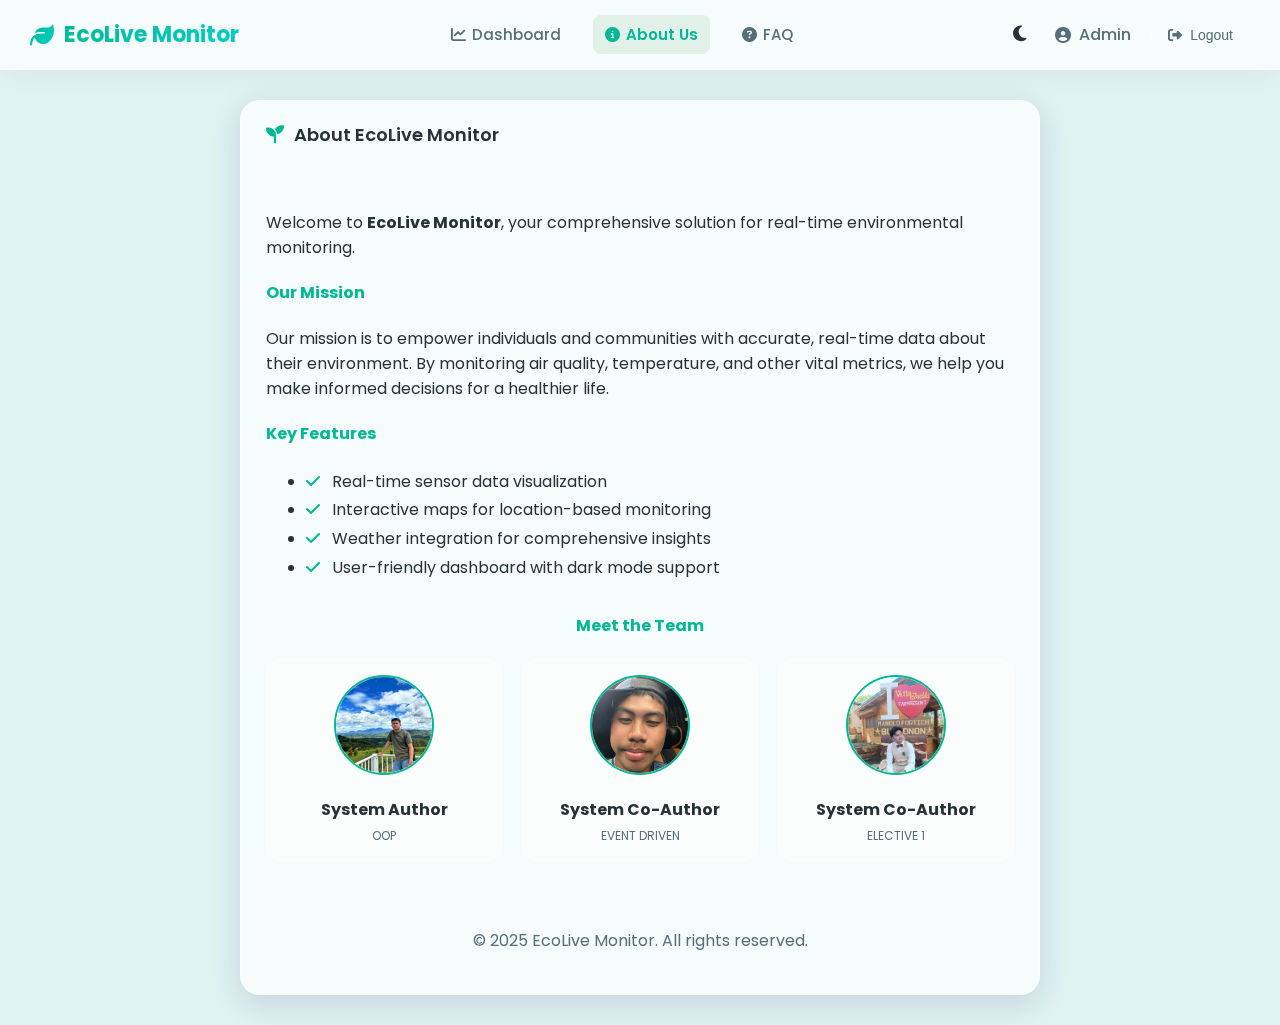
<file: about.html>
<!DOCTYPE html>
<html lang="en">
<head>
  <meta charset="utf-8" />
  <meta name="viewport" content="width=device-width,initial-scale=1" />
  <title>EcoLive Monitor - About Us</title>
  
  
  <link rel="preconnect" href="https://fonts.googleapis.com">
  <link rel="preconnect" href="https://fonts.gstatic.com" crossorigin>
  <link href="https://fonts.googleapis.com/css2?family=Poppins:wght@300;400;500;600;700&display=swap" rel="stylesheet">
  
 
  <link rel="stylesheet" href="https://cdnjs.cloudflare.com/ajax/libs/font-awesome/6.4.0/css/all.min.css">
  
  <link rel="stylesheet" href="style.css" />
</head>
<body class="dashboard-page">
  <header>
    <div class="logo-area">
      <i class="fa-solid fa-leaf"></i>
      <h1>EcoLive Monitor</h1>
    </div>
    
    <nav class="main-nav">
      <a href="dashboard.html" class="nav-link"><i class="fa-solid fa-chart-line"></i> Dashboard</a>
      <a href="about.html" class="nav-link active"><i class="fa-solid fa-circle-info"></i> About Us</a>
      <a href="faq.html" class="nav-link"><i class="fa-solid fa-circle-question"></i> FAQ</a>
    </nav>

    <div class="header-right">
      <button id="themeToggle" class="theme-btn" title="Toggle Dark Mode">
        <i class="fa-solid fa-moon"></i>
      </button>
      <div class="user-profile">
        <i class="fa-solid fa-circle-user"></i>
        <span>Admin</span>
      </div>
      <button id="logoutBtn" class="logout-btn"><i class="fa-solid fa-right-from-bracket"></i> Logout</button>
    </div>
  </header>

  <main class="container">
    <div class="card" style="width: 100%; max-width: 800px; margin: 0 auto;">
      <div class="card-header">
        <h3><i class="fa-solid fa-seedling"></i> About EcoLive Monitor</h3>
      </div>
      <div class="card-body">
        <p>Welcome to <strong>EcoLive Monitor</strong>, your comprehensive solution for real-time environmental monitoring.</p>
        
        <h4 style="margin-top: 20px; color: var(--accent);">Our Mission</h4>
        <p>Our mission is to empower individuals and communities with accurate, real-time data about their environment. By monitoring air quality, temperature, and other vital metrics, we help you make informed decisions for a healthier life.</p>
        
        <h4 style="margin-top: 20px; color: var(--accent);">Key Features</h4>
        <ul style="line-height: 1.8;">
          <li><i class="fa-solid fa-check" style="color: var(--accent); margin-right: 8px;"></i> Real-time sensor data visualization</li>
          <li><i class="fa-solid fa-check" style="color: var(--accent); margin-right: 8px;"></i> Interactive maps for location-based monitoring</li>
          <li><i class="fa-solid fa-check" style="color: var(--accent); margin-right: 8px;"></i> Weather integration for comprehensive insights</li>
          <li><i class="fa-solid fa-check" style="color: var(--accent); margin-right: 8px;"></i> User-friendly dashboard with dark mode support</li>
        </ul>
        
        <h4 style="margin-top: 30px; color: var(--accent); text-align: center;">Meet the Team</h4>
        <div class="team-grid">
          <div class="team-card">
            <img src="author1.jpg" alt="Author 1">
            <h5>System Author</h5>
            <p>OOP</p>
          </div>
          <div class="team-card">
            <img src="author2.jpg" alt="Author 2">
            <h5>System Co-Author</h5>
            <p>EVENT DRIVEN</p>
          </div>
          <div class="team-card">
            <img src="author3.jpg" alt="Author 3">
            <h5>System Co-Author</h5>
            <p>ELECTIVE 1</p>
          </div>
        </div>

        <div style="margin-top: 30px; padding-top: 20px; border-top: 1px solid var(--border-color); text-align: center; color: var(--text-muted);">
          <p>&copy; 2025 EcoLive Monitor. All rights reserved.</p>
        </div>
      </div>
    </div>
  </main>

  <script src="auth.js"></script>
  <script src="script.js"></script>
</body>
</html>
</file>
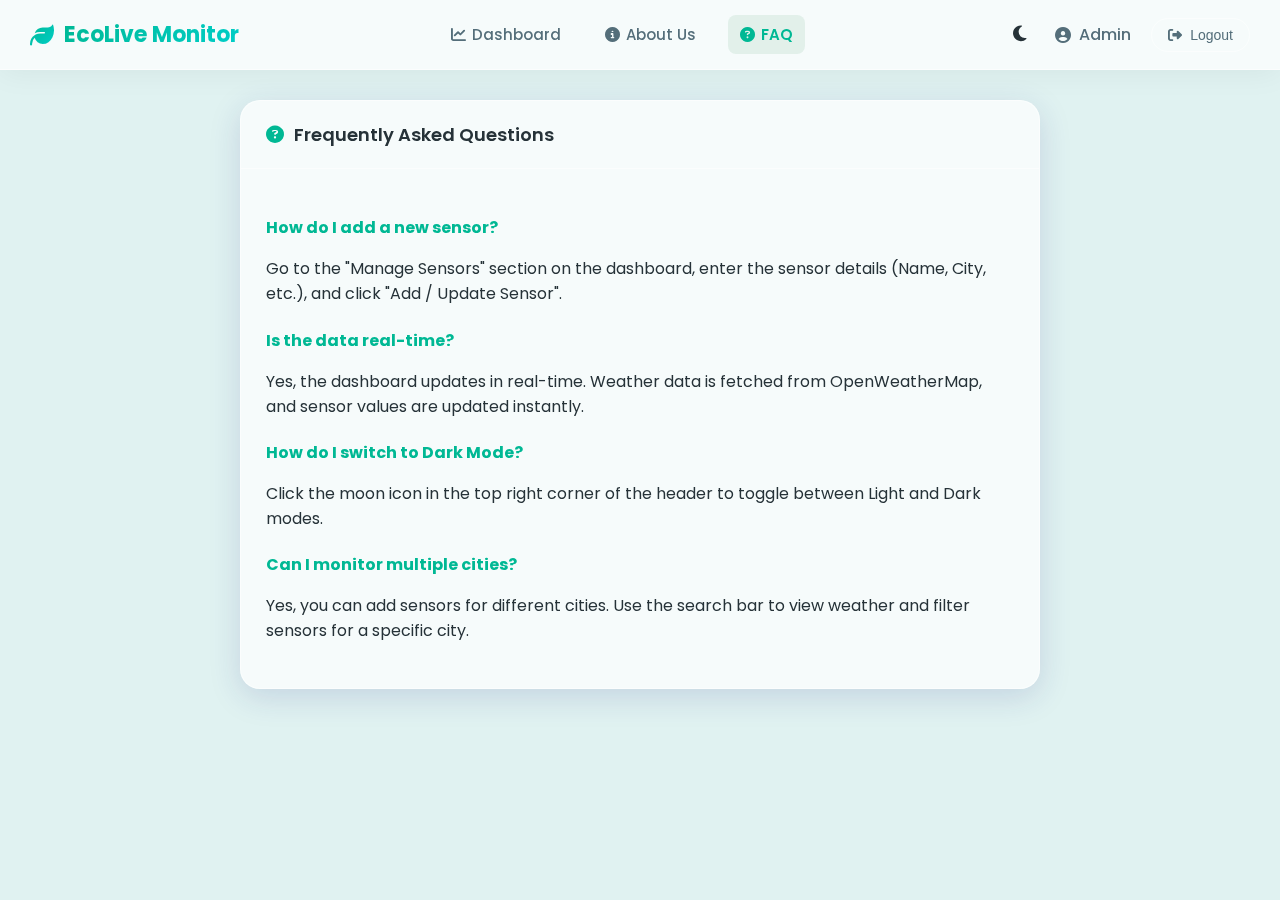
<file: faq.html>
<!DOCTYPE html>
<html lang="en">
<head>
  <meta charset="utf-8" />
  <meta name="viewport" content="width=device-width,initial-scale=1" />
  <title>EcoLive Monitor - FAQ</title>
  
 
  <link rel="preconnect" href="https://fonts.googleapis.com">
  <link rel="preconnect" href="https://fonts.gstatic.com" crossorigin>
  <link href="https://fonts.googleapis.com/css2?family=Poppins:wght@300;400;500;600;700&display=swap" rel="stylesheet">
  

  <link rel="stylesheet" href="https://cdnjs.cloudflare.com/ajax/libs/font-awesome/6.4.0/css/all.min.css">
  
  <link rel="stylesheet" href="style.css" />
</head>
<body class="dashboard-page">
  <header>
    <div class="logo-area">
      <i class="fa-solid fa-leaf"></i>
      <h1>EcoLive Monitor</h1>
    </div>
    
    <nav class="main-nav">
      <a href="dashboard.html" class="nav-link"><i class="fa-solid fa-chart-line"></i> Dashboard</a>
      <a href="about.html" class="nav-link"><i class="fa-solid fa-circle-info"></i> About Us</a>
      <a href="faq.html" class="nav-link active"><i class="fa-solid fa-circle-question"></i> FAQ</a>
    </nav>

    <div class="header-right">
      <button id="themeToggle" class="theme-btn" title="Toggle Dark Mode">
        <i class="fa-solid fa-moon"></i>
      </button>
      <div class="user-profile">
        <i class="fa-solid fa-circle-user"></i>
        <span>Admin</span>
      </div>
      <button id="logoutBtn" class="logout-btn"><i class="fa-solid fa-right-from-bracket"></i> Logout</button>
    </div>
  </header>

  <main class="container">
    <div class="card" style="width: 100%; max-width: 800px; margin: 0 auto;">
      <div class="card-header">
        <h3><i class="fa-solid fa-circle-question"></i> Frequently Asked Questions</h3>
      </div>
      <div class="card-body">
        <div class="faq-item" style="margin-bottom: 20px;">
          <h4 style="color: var(--accent); margin-bottom: 8px;">How do I add a new sensor?</h4>
          <p>Go to the "Manage Sensors" section on the dashboard, enter the sensor details (Name, City, etc.), and click "Add / Update Sensor".</p>
        </div>
        
        <div class="faq-item" style="margin-bottom: 20px;">
          <h4 style="color: var(--accent); margin-bottom: 8px;">Is the data real-time?</h4>
          <p>Yes, the dashboard updates in real-time. Weather data is fetched from OpenWeatherMap, and sensor values are updated instantly.</p>
        </div>
        
        <div class="faq-item" style="margin-bottom: 20px;">
          <h4 style="color: var(--accent); margin-bottom: 8px;">How do I switch to Dark Mode?</h4>
          <p>Click the moon icon in the top right corner of the header to toggle between Light and Dark modes.</p>
        </div>

        <div class="faq-item" style="margin-bottom: 20px;">
          <h4 style="color: var(--accent); margin-bottom: 8px;">Can I monitor multiple cities?</h4>
          <p>Yes, you can add sensors for different cities. Use the search bar to view weather and filter sensors for a specific city.</p>
        </div>
      </div>
    </div>
  </main>

  <script src="auth.js"></script>
  <script src="script.js"></script>
</body>
</html>
</file>
<file: style.css>
:root {
  /* Modern Eco-Futurist Palette (Light) */
  --bg-color: #e0f2f1;
  /* Soft Mint */
  --card-bg: rgba(255, 255, 255, 0.7);
  /* Glass */
  --text-color: #263238;
  --text-muted: #546e7a;
  --border-color: rgba(255, 255, 255, 0.5);
  --input-bg: rgba(255, 255, 255, 0.5);

  /* Brand Colors */
  --accent: #00b894;
  /* Vivid Tech Green */
  --accent-gradient: linear-gradient(135deg, #00b894 0%, #00cec9 100%);
  --accent-hover: #01997b;
  --accent-glow: 0 0 15px rgba(0, 184, 148, 0.4);

  /* Glassmorphism */
  --glass-blur: blur(16px);
  --card-shadow: 0 8px 32px 0 rgba(31, 38, 135, 0.15);
  --header-shadow: 0 4px 30px rgba(0, 0, 0, 0.05);
}

/* Midnight Green Theme (Dark) */
body.dark-mode {
  --bg-color: #0f171e;
  /* Deep Space */
  --card-bg: rgba(22, 33, 44, 0.6);
  /* Glass Dark */
  --text-color: #eceff1;
  --text-muted: #b0bec5;
  --border-color: rgba(255, 255, 255, 0.08);
  --input-bg: rgba(0, 0, 0, 0.3);

  --accent: #00e676;
  /* Neon Green */
  --accent-gradient: linear-gradient(135deg, #00e676 0%, #1de9b6 100%);
  --accent-glow: 0 0 20px rgba(0, 230, 118, 0.3);

  --card-shadow: 0 8px 32px 0 rgba(0, 0, 0, 0.5);
  --header-shadow: 0 4px 30px rgba(0, 0, 0, 0.3);
}

* {
  box-sizing: border-box;
}

body {
  margin: 0;
  font-family: 'Poppins', sans-serif;
  background: var(--bg-color);
  background-image:
    radial-gradient(at 0% 0%, rgba(0, 184, 148, 0.1) 0px, transparent 50%),
    radial-gradient(at 100% 0%, rgba(0, 206, 201, 0.1) 0px, transparent 50%);
  background-attachment: fixed;
  color: var(--text-color);
  transition: background 0.5s ease, color 0.3s ease;
}

/* --- Dashboard Styles (Enhanced) --- */
body.dashboard-page {
  background: var(--bg-color);
  min-height: 100vh;
}

header {
  display: flex;
  justify-content: space-between;
  align-items: center;
  padding: 15px 30px;
  background: var(--card-bg);
  backdrop-filter: var(--glass-blur);
  -webkit-backdrop-filter: var(--glass-blur);
  color: var(--text-color);
  box-shadow: var(--header-shadow);
  position: sticky;
  top: 0;
  z-index: 1000;
  transition: background-color 0.3s ease;
  border-bottom: 1px solid var(--border-color);
}

.logo-area {
  display: flex;
  align-items: center;
  gap: 10px;
  color: var(--accent);
}

.logo-area i {
  font-size: 24px;
  background: var(--accent-gradient);
  -webkit-background-clip: text;
  background-clip: text;
  -webkit-text-fill-color: transparent;
}

header h1 {
  margin: 0;
  font-size: 22px;
  font-weight: 700;
  background: var(--accent-gradient);
  -webkit-background-clip: text;
  background-clip: text;
  -webkit-text-fill-color: transparent;
}

/* Live Indicator */
.live-indicator {
  display: flex;
  align-items: center;
  gap: 6px;
  margin-left: 15px;
  font-size: 12px;
  font-weight: 700;
  color: #ff4757;
  background: rgba(255, 71, 87, 0.1);
  padding: 4px 8px;
  border-radius: 12px;
}

.pulse-dot {
  width: 8px;
  height: 8px;
  background-color: #ff4757;
  border-radius: 50%;
  animation: pulse 1.5s infinite;
}

@keyframes pulse {
  0% {
    transform: scale(0.95);
    box-shadow: 0 0 0 0 rgba(255, 71, 87, 0.7);
  }

  70% {
    transform: scale(1);
    box-shadow: 0 0 0 6px rgba(255, 71, 87, 0);
  }

  100% {
    transform: scale(0.95);
    box-shadow: 0 0 0 0 rgba(255, 71, 87, 0);
  }
}

.header-right {
  display: flex;
  gap: 20px;
  align-items: center;
}

/* Navigation */
.main-nav {
  display: flex;
  gap: 20px;
  margin: 0 20px;
}

.nav-link {
  text-decoration: none;
  color: var(--text-muted);
  font-weight: 500;
  font-size: 15px;
  padding: 8px 12px;
  border-radius: 8px;
  transition: all 0.3s;
  display: flex;
  align-items: center;
  gap: 6px;
}

.nav-link:hover {
  color: var(--accent);
  background: rgba(46, 139, 87, 0.05);
}

.nav-link.active {
  color: var(--accent);
  background: rgba(46, 139, 87, 0.1);
  font-weight: 600;
}

body.dark-mode .nav-link:hover {
  background: rgba(255, 255, 255, 0.05);
}

body.dark-mode .nav-link.active {
  background: rgba(46, 139, 87, 0.2);
}

@media (max-width: 768px) {
  header {
    flex-direction: column;
    gap: 15px;
    padding: 15px;
  }

  .main-nav {
    width: 100%;
    justify-content: center;
    margin: 10px 0;
  }

  .header-right {
    width: 100%;
    justify-content: flex-end;
  }
}

/* Theme Toggle Button */
.theme-btn {
  background: transparent;
  border: none;
  color: var(--text-color);
  font-size: 18px;
  cursor: pointer;
  padding: 8px;
  border-radius: 50%;
  transition: background 0.3s;
}

.theme-btn:hover {
  background: rgba(0, 0, 0, 0.05);
}

body.dark-mode .theme-btn:hover {
  background: rgba(255, 255, 255, 0.1);
}

.user-profile {
  display: flex;
  align-items: center;
  gap: 8px;
  font-weight: 500;
  color: var(--text-muted);
}

.logout-btn {
  background: transparent;
  color: var(--text-muted);
  border: 1px solid var(--border-color);
  padding: 8px 16px;
  border-radius: 20px;
  font-size: 14px;
  display: flex;
  align-items: center;
  gap: 8px;
  transition: all 0.3s;
}

.logout-btn:hover {
  background: var(--accent);
  color: white;
  border-color: var(--accent);
  transform: none;
  box-shadow: 0 4px 12px rgba(46, 139, 87, 0.2);
}

.container {
  display: flex;
  gap: 25px;
  padding: 30px;
  flex-wrap: wrap;
  max-width: 1400px;
  margin: 0 auto;
}

.left-col {
  flex: 1 1 350px;
  min-width: 300px;
  display: flex;
  flex-direction: column;
  gap: 25px;
}

.right-col {
  flex: 2 1 600px;
  min-width: 320px;
  display: flex;
  flex-direction: column;
  gap: 25px;
}

.card {
  background: var(--card-bg);
  backdrop-filter: var(--glass-blur);
  -webkit-backdrop-filter: var(--glass-blur);
  border-radius: 20px;
  box-shadow: var(--card-shadow);
  border: 1px solid var(--border-color);
  overflow: hidden;
  transition: transform 0.3s ease, box-shadow 0.3s ease, border-color 0.3s;
  animation: slideUp 0.6s ease-out;
}

@keyframes slideUp {
  from {
    opacity: 0;
    transform: translateY(20px);
  }

  to {
    opacity: 1;
    transform: translateY(0);
  }
}

.card:hover {
  transform: translateY(-2px);
  box-shadow: 0 8px 25px rgba(0, 0, 0, 0.1);
}

.card-header {
  padding: 20px 25px;
  border-bottom: 1px solid var(--border-color);
  background: rgba(255, 255, 255, 0.05);
  /* Slight tint */
  transition: background-color 0.3s;
}

.card-header h3 {
  margin: 0;
  color: var(--text-color);
  font-size: 18px;
  font-weight: 600;
  display: flex;
  align-items: center;
  gap: 10px;
}

.card-header h3 i {
  color: var(--accent);
}

.card-body {
  padding: 25px;
}

/* Forms & Inputs in Dashboard */
.dashboard-page .input-group {
  margin-bottom: 15px;
}

.dashboard-page .input-group i {
  color: var(--text-muted);
  left: 15px;
  font-size: 16px;
}

.dashboard-page input[type="text"],
.dashboard-page input[type="number"] {
  width: 100%;
  padding: 12px 15px 12px 45px;
  border: 1px solid var(--border-color);
  border-radius: 10px;
  background: var(--input-bg);
  color: var(--text-color);
  font-size: 14px;
  transition: all 0.2s;
}

.dashboard-page input:focus {
  background: var(--card-bg);
  border-color: var(--accent);
  box-shadow: 0 0 0 3px rgba(46, 139, 87, 0.1);
}

.search-box {
  display: flex;
  gap: 10px;
  align-items: flex-start;
}

.search-box .input-group {
  flex: 1;
  margin-bottom: 0;
}

.action-btn {
  padding: 12px 20px;
  background: var(--accent-gradient);
  color: white;
  border-radius: 10px;
  font-weight: 500;
  white-space: nowrap;
  border: none;
  cursor: pointer;
  transition: transform 0.2s, box-shadow 0.2s;
}

.action-btn:hover {
  transform: translateY(-1px);
  box-shadow: 0 4px 12px rgba(46, 139, 87, 0.3);
}

.form-row {
  margin-bottom: 20px;
  align-items: center;
}

.flex-grow {
  flex: 1;
  margin-bottom: 0 !important;
}

/* Checkbox */
.checkbox-container {
  display: flex;
  align-items: center;
  gap: 8px;
  cursor: pointer;
  font-size: 14px;
  user-select: none;
  padding-left: 10px;
  color: var(--text-color);
}

.submit-btn {
  width: 100%;
  padding: 14px;
  background: var(--accent-gradient);
  color: white;
  border: none;
  border-radius: 12px;
  font-size: 15px;
  font-weight: 600;
  display: flex;
  justify-content: center;
  align-items: center;
  gap: 8px;
  box-shadow: 0 4px 12px rgba(46, 139, 87, 0.2);
  cursor: pointer;
  transition: transform 0.2s, box-shadow 0.2s;
}

.submit-btn:hover {
  transform: translateY(-2px);
  box-shadow: 0 6px 16px rgba(46, 139, 87, 0.3);
}

/* Saved Sensors List */
.saved-sensors-section {
  margin-top: 30px;
  border-top: 1px solid var(--border-color);
  padding-top: 20px;
}

.saved-sensors-section h4 {
  margin: 0 0 15px 0;
  font-size: 16px;
  color: var(--text-muted);
  display: flex;
  align-items: center;
  gap: 8px;
}

.sensor-list {
  list-style: none;
  padding: 0;
  margin: 0;
}

.sensor-list li {
  background: var(--card-bg);
  border: 1px solid var(--border-color);
  padding: 15px;
  border-radius: 10px;
  margin-bottom: 10px;
  display: flex;
  justify-content: space-between;
  align-items: center;
  transition: all 0.2s;
  color: var(--text-color);
}

.sensor-list li:hover {
  border-color: var(--accent);
  background: var(--input-bg);
}

/* Map & Chart Containers */
.chart-container,
#map {
  border-radius: 12px;
  overflow: hidden;
  border: 1px solid var(--border-color);
}

/* Small screen */
@media (max-width: 900px) {
  .container {
    flex-direction: column;
    padding: 15px;
  }

  .left-col,
  .right-col {
    max-width: 100%;
    flex: auto;
  }

  .search-box {
    flex-direction: column;
  }

  .search-box .input-group,
  .action-btn {
    width: 100%;
  }
}

/* --- Login Page Styles (Glassmorphism) --- */
body.login-page {
  height: 100vh;
  margin: 0;
  display: flex;
  justify-content: center;
  align-items: center;
  background: url("images.jpg") no-repeat center center/cover;
  position: relative;
  overflow: hidden;
}

/* Dark overlay for better contrast */
body.login-page::before {
  content: "";
  position: absolute;
  inset: 0;
  background: rgba(0, 0, 0, 0.4);
  z-index: 0;
}

.login-container {
  position: relative;
  z-index: 1;
  width: 100%;
  max-width: 400px;
  padding: 40px;
  background: var(--glass-bg);
  box-shadow: var(--glass-shadow);
  backdrop-filter: blur(12px);
  -webkit-backdrop-filter: blur(12px);
  border-radius: 20px;
  border: 1px solid var(--glass-border);
  text-align: center;
  animation: fadeIn 0.8s ease-out;
}

@keyframes fadeIn {
  from {
    opacity: 0;
    transform: translateY(20px);
  }

  to {
    opacity: 1;
    transform: translateY(0);
  }
}

.login-header h2 {
  color: #fff;
  margin: 0 0 10px 0;
  font-size: 28px;
  font-weight: 700;
  text-shadow: 0 2px 4px rgba(0, 0, 0, 0.2);
}

.login-header p {
  color: rgba(255, 255, 255, 0.9);
  margin: 0 0 30px 0;
  font-size: 14px;
}

.input-group {
  position: relative;
  margin-bottom: 20px;
}

.input-group i {
  position: absolute;
  left: 15px;
  top: 50%;
  transform: translateY(-50%);
  color: #fff;
  font-size: 18px;
  pointer-events: none;
}

.login-container input {
  width: 100%;
  padding: 12px 15px 12px 45px;
  /* Space for icon */
  background: rgba(255, 255, 255, 0.1);
  border: 1px solid rgba(255, 255, 255, 0.3);
  border-radius: 30px;
  color: #fff;
  font-size: 15px;
  transition: all 0.3s ease;
}

.login-container input::placeholder {
  color: rgba(255, 255, 255, 0.7);
}

.login-container input:focus {
  background: rgba(255, 255, 255, 0.2);
  border-color: #fff;
  box-shadow: 0 0 10px rgba(255, 255, 255, 0.1);
}

.login-btn {
  width: 100%;
  padding: 12px;
  background: linear-gradient(135deg, #2e8b57 0%, #3cb371 100%);
  color: white;
  border: none;
  border-radius: 30px;
  font-size: 16px;
  font-weight: 600;
  cursor: pointer;
  transition: all 0.3s ease;
  box-shadow: 0 4px 15px rgba(46, 139, 87, 0.4);
  margin-top: 10px;
}

.login-btn:hover {
  transform: translateY(-2px);
  box-shadow: 0 6px 20px rgba(46, 139, 87, 0.6);
  background: linear-gradient(135deg, #3cb371 0%, #2e8b57 100%);
}

#loginMsg {
  margin-top: 20px;
  color: #ff6b6b;
  font-weight: 500;
  min-height: 24px;
  text-shadow: 0 1px 2px rgba(0, 0, 0, 0.2);
}

/* --- Weather Forecast Styles --- */
.forecast-container {
  border-top: 1px solid var(--border-color);
  padding-top: 15px;
}

.forecast-title {
  font-size: 15px;
  font-weight: 600;
  color: var(--text-muted);
  margin-bottom: 15px;
  display: block;
}

.forecast-row {
  display: grid;
  grid-template-columns: repeat(5, 1fr);
  gap: 8px;
}

.forecast-card {
  background: var(--input-bg);
  padding: 10px 5px;
  border-radius: 10px;
  text-align: center;
  border: 1px solid var(--border-color);
  transition: transform 0.2s;
}

.forecast-card:hover {
  transform: translateY(-2px);
  border-color: var(--accent);
}

.forecast-card .f-date {
  font-size: 11px;
  color: var(--text-muted);
  margin-bottom: 2px;
  display: block;
  text-transform: uppercase;
  font-weight: 600;
}

.forecast-card img {
  width: 40px;
  height: 40px;
  margin: 2px 0;
}

.forecast-card .f-temp {
  font-size: 13px;
  font-weight: 700;
  color: var(--text-color);
  display: block;
}

.forecast-card .f-desc {
  font-size: 10px;
  color: var(--text-muted);
  text-transform: capitalize;
  display: block;
  line-height: 1.1;
  margin-top: 2px;
}

@media (max-width: 480px) {
  .forecast-row {
    grid-template-columns: repeat(3, 1fr);
    /* Wrap on very small screens */
  }
}

/* --- Team Section Styles --- */
.team-grid {
  display: grid;
  grid-template-columns: repeat(auto-fit, minmax(150px, 1fr));
  gap: 20px;
  margin-top: 20px;
}

.team-card {
  background: var(--input-bg);
  padding: 15px;
  border-radius: 15px;
  text-align: center;
  border: 1px solid var(--border-color);
  transition: transform 0.3s;
}

.team-card:hover {
  transform: translateY(-5px);
  border-color: var(--accent);
}

.team-card img {
  width: 100px;
  height: 100px;
  object-fit: cover;
  border-radius: 50%;
  margin-bottom: 10px;
  border: 2px solid var(--accent);
}

.team-card h5 {
  margin: 5px 0;
  font-size: 16px;
  color: var(--text-color);
}

.team-card p {
  margin: 0;
  font-size: 12px;
  color: var(--text-muted);
}
</file>
